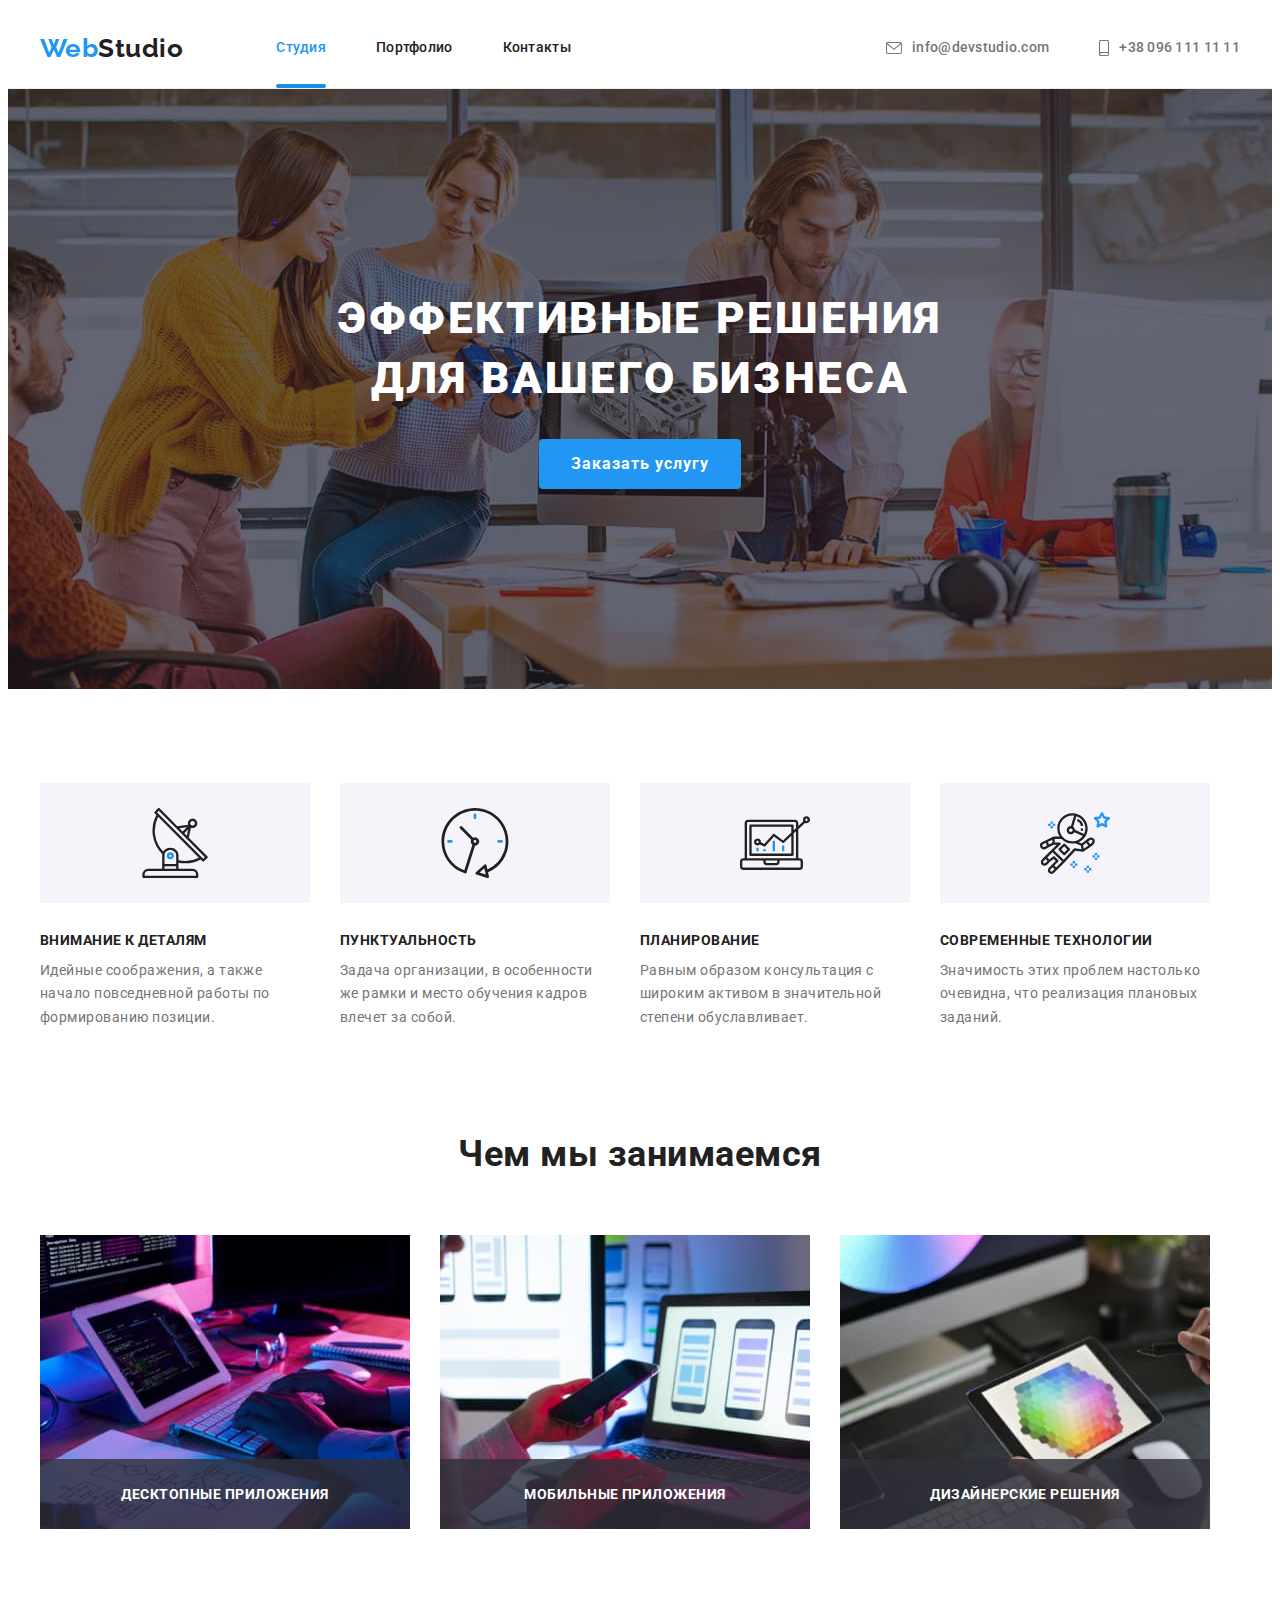
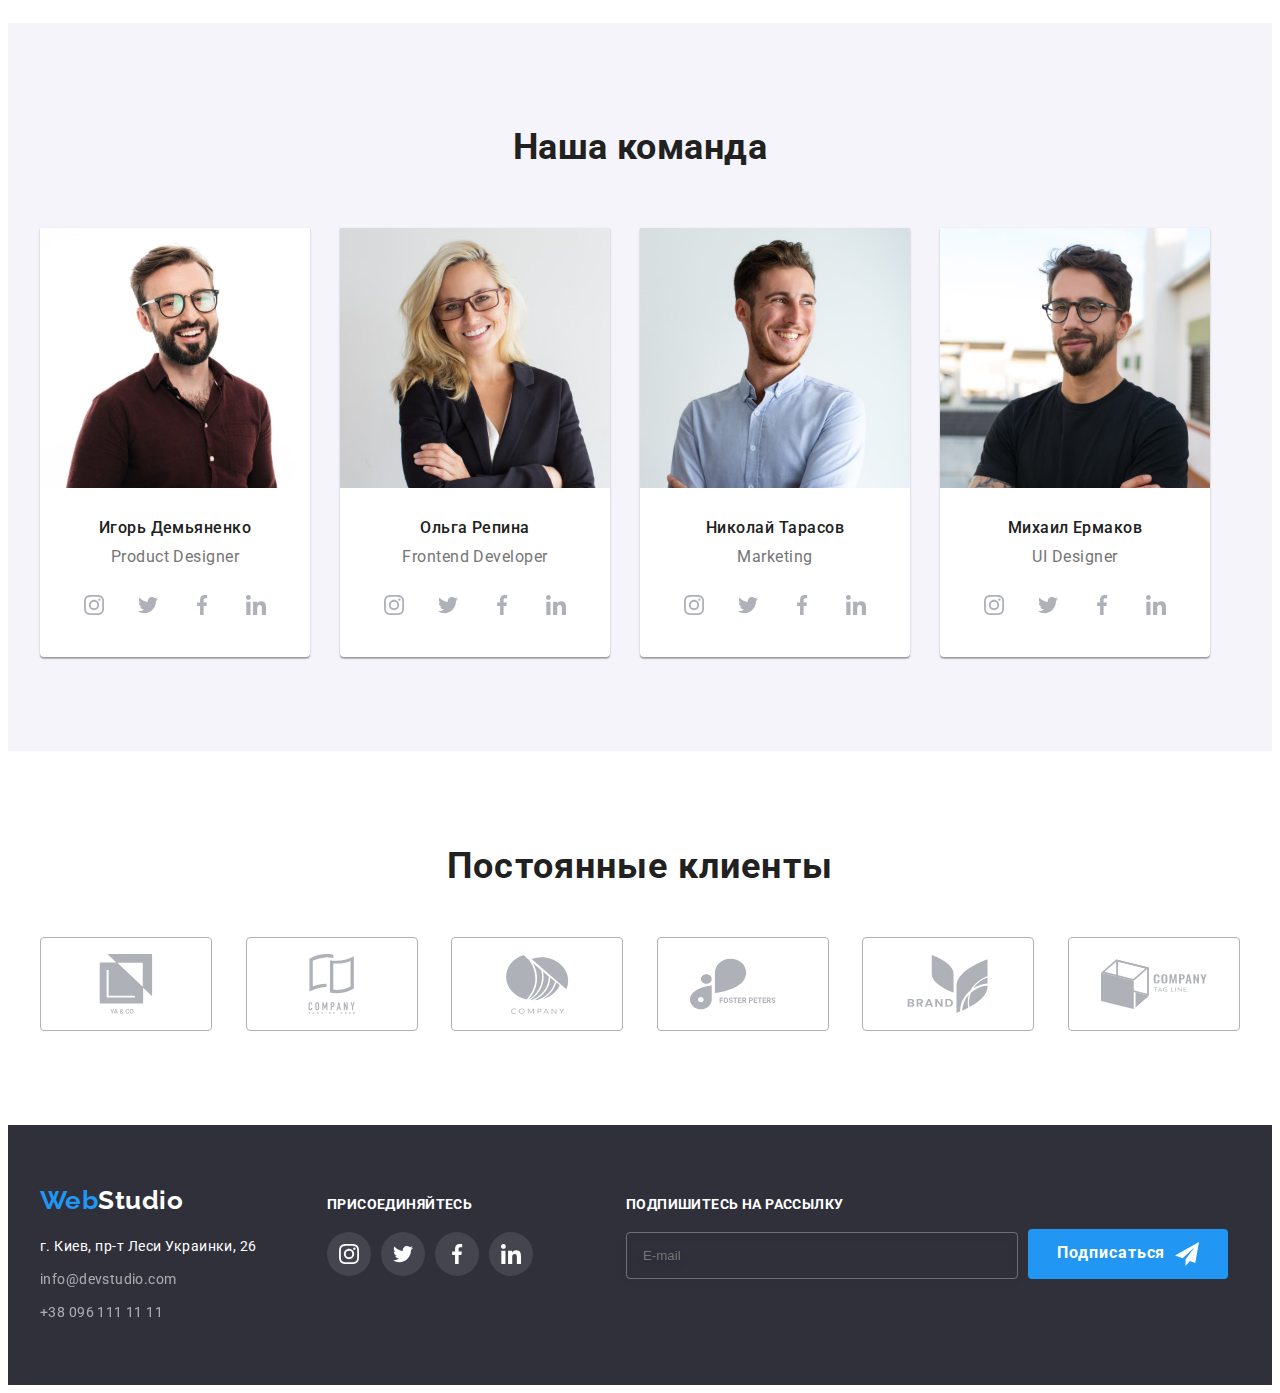
<file: index.html>
<!DOCTYPE html>
<html lang="ru">
  <head>
    <meta charset="UTF-8" />
    <meta http-equiv="X-UA-Compatible" content="IE=edge" />
    <meta name="viewport" content="width=device-width, initial-scale=1.0" />
    <title>Homework6</title>
    <link rel="preconnect" href="https://fonts.googleapis.com" />
    <link rel="preconnect" href="https://fonts.gstatic.com" crossorigin />
    <link
      href="https://fonts.googleapis.com/css2?family=Raleway:wght@700&family=Roboto:wght@400;500;700;900&display=swap"
      rel="stylesheet"
    />
    <link
      rel="stylesheet"
      href="https://cdnjs.cloudflare.com/ajax/libs/modern-normalize/1.1.0/modern-normalize.min.css"
      integrity="sha512-wpPYUAdjBVSE4KJnH1VR1HeZfpl1ub8YT/NKx4PuQ5NmX2tKuGu6U/JRp5y+Y8XG2tV+wKQpNHVUX03MfMFn9Q=="
      crossorigin="anonymous"
      referrerpolicy="no-referrer"
    />
    <link rel="stylesheet" href="./css/style.css" />
  </head>
  <body>
    <!--Шапка-->
    <header class="main-header">
      <div class="container main-nav">
        <nav class="main-nav-link">
          <a class="logo" href="./index.html"><span class="logo-web">Web</span>Studio</a>
          <ul class="header-list">
            <li class="list">
              <a class="header-link header-link-bottom index-bottom" href="./index.html">Студия</a>
            </li>
            <li class="list">
              <a class="header-link header-link-bottom" href="./portfolio.html">Портфолио</a>
            </li>
            <li class="list"><a class="header-link header-link-bottom" href="#">Контакты</a></li>
          </ul>
        </nav>
        <ul class="header-list-contact">
          <li class="list item-contact">
            <a class="header-link header-contact icon" href="mailto:info@devstudio.com">
              <svg width="16" height="12" class="header-icon">
                <use href="./img/icons.svg#icon-list"></use>
              </svg>
              info@devstudio.com</a
            >
          </li>
          <li class="list item-contact">
            <a class="header-link header-contact icon" href="tel:+380961111111">
              <svg width="10" height="16" class="header-icon">
                <use href="./img/icons.svg#icon-phone"></use>
              </svg>
              +38 096 111 11 11</a
            >
          </li>
        </ul>
      </div>
    </header>

    <main>
      <!--Окно призыва к действию-->
      <section class="hero">
        <div class="container">
          <h1 class="hero-title">Эффективные решения<br />для вашего бизнеса</h1>
          <button data-modal-open class="hero-btn" type="button">Заказать услугу</button>
        </div>
      </section>

      <!--Что мы предлагаем?-->
      <section class="section section-padding">
        <div class="container">
          <h2 class="visually-hidden">Что мы предлагаем?</h2>
          <ul class="offer-list">
            <li class="list">
              <div class="bg-icon-offer">
                <svg width="70" height="70">
                  <use href="./img/icons.svg#icon-antenna"></use>
                </svg>
              </div>
              <h3 class="offer-title">Внимание к деталям</h3>
              <p class="offer-text">
                Идейные соображения, а также начало повседневной работы по формированию позиции.
              </p>
            </li>
            <li class="list">
              <div class="bg-icon-offer">
                <svg width="70" height="70">
                  <use href="./img/icons.svg#icon-clock"></use>
                </svg>
              </div>
              <h3 class="offer-title">Пунктуальность</h3>
              <p class="offer-text">
                Задача организации, в особенности же рамки и место обучения кадров влечет за собой.
              </p>
            </li>
            <li class="list">
              <div class="bg-icon-offer">
                <svg width="70" height="70">
                  <use href="./img/icons.svg#icon-diagram"></use>
                </svg>
              </div>
              <h3 class="offer-title">Планирование</h3>
              <p class="offer-text">
                Равным образом консультация с широким активом в значительной степени обуславливает.
              </p>
            </li>
            <li class="list">
              <div class="bg-icon-offer">
                <svg width="70" height="70">
                  <use href="./img/icons.svg#icon-astronaut"></use>
                </svg>
              </div>
              <h3 class="offer-title">Современные технологии</h3>
              <p class="offer-text">
                Значимость этих проблем настолько очевидна, что реализация плановых заданий.
              </p>
            </li>
          </ul>
        </div>
      </section>
      <!--Чем мы занимаемся-->
      <section class="section">
        <div class="container">
          <h2 class="section-title title-suggestion">Чем мы занимаемся</h2>
          <ul class="suggest-list">
            <li class="list suggest-card">
              <img
                src="./img/index/img-1.jpg"
                alt="Работа на компьютере"
                width="370"
                height="294"
              />
              <div class="suggest-overlay">
                <p class="suggest-text-overlay">Десктопные приложения</p>
              </div>
            </li>
            <li class="list suggest-card">
              <img
                src="./img/index/img-2.jpg"
                alt="Работа на компьютере"
                width="370"
                height="294"
              />
              <div class="suggest-overlay">
                <p class="suggest-text-overlay">Мобильные приложения</p>
              </div>
            </li>
            <li class="list suggest-card">
              <img
                src="./img/index/img-3.jpg"
                alt="Работа на компьютере"
                width="370"
                height="294"
              />
              <div class="suggest-overlay">
                <p class="suggest-text-overlay">Дизайнерские решения</p>
              </div>
            </li>
          </ul>
        </div>
      </section>
      <!--Наша команда-->
      <section class="comand-section section">
        <div class="container">
          <h2 class="section-title main-comand-title">Наша команда</h2>
          <ul class="comand-list">
            <li class="list comand-border">
              <img
                src="./img/index/img-5.jpg"
                alt="Фото Игорь Демьяненко"
                width="270"
                height="260"
              />
              <div class="comand-text">
                <h3 class="comand-title">Игорь Демьяненко</h3>
                <p class="comand-desc">Product Designer</p>

                <div class="comand-icon">
                  <ul class="comand-list">
                    <li class="comand-icon-bg">
                      <a href="" class="comand-link">
                        <svg width="20" height="20" class="icon-link">
                          <use href="./img/icons.svg#icon-instagram"></use>
                        </svg>
                      </a>
                    </li>

                    <li class="comand-icon-bg">
                      <a href="" class="comand-link">
                        <svg width="20" height="20" class="icon-link">
                          <use href="./img/icons.svg#icon-twitter"></use>
                        </svg>
                      </a>
                    </li>

                    <li class="comand-icon-bg">
                      <a href="" class="comand-link">
                        <svg width="20" height="20" class="icon-link">
                          <use href="./img/icons.svg#icon-facebook"></use>
                        </svg>
                      </a>
                    </li>

                    <li class="comand-icon-bg">
                      <a href="" class="comand-link">
                        <svg width="20" height="20" class="icon-link">
                          <use href="./img/icons.svg#icon-linkedin"></use>
                        </svg>
                      </a>
                    </li>
                  </ul>
                </div>
              </div>
            </li>
            <li class="list comand-border">
              <img src="./img/index/img-6.jpg" alt="Фото Ольга Репина" width="270" height="260" />
              <div class="comand-text">
                <h3 class="comand-title">Ольга Репина</h3>
                <p class="comand-desc">Frontend Developer</p>

                <div class="comand-icon">
                  <ul class="comand-list">
                    <li class="comand-icon-bg">
                      <a href="" class="comand-link">
                        <svg width="20" height="20" class="icon-link">
                          <use href="./img/icons.svg#icon-instagram"></use>
                        </svg>
                      </a>
                    </li>

                    <li class="comand-icon-bg">
                      <a href="" class="comand-link">
                        <svg width="20" height="20" class="icon-link">
                          <use href="./img/icons.svg#icon-twitter"></use>
                        </svg>
                      </a>
                    </li>

                    <li class="comand-icon-bg">
                      <a href="" class="comand-link">
                        <svg width="20" height="20" class="icon-link">
                          <use href="./img/icons.svg#icon-facebook"></use>
                        </svg>
                      </a>
                    </li>

                    <li class="comand-icon-bg">
                      <a href="" class="comand-link">
                        <svg width="20" height="20" class="icon-link">
                          <use href="./img/icons.svg#icon-linkedin"></use>
                        </svg>
                      </a>
                    </li>
                  </ul>
                </div>
              </div>
            </li>
            <li class="list comand-border">
              <img
                src="./img/index/img-7.jpg"
                alt="Фото Николай Тарасов"
                width="270"
                height="260"
              />
              <div class="comand-text">
                <h3 class="comand-title">Николай Тарасов</h3>
                <p class="comand-desc">Marketing</p>

                <div class="comand-icon">
                  <ul class="comand-list">
                    <li class="comand-icon-bg">
                      <a href="" class="comand-link">
                        <svg width="20" height="20" class="icon-link">
                          <use href="./img/icons.svg#icon-instagram"></use>
                        </svg>
                      </a>
                    </li>

                    <li class="comand-icon-bg">
                      <a href="" class="comand-link">
                        <svg width="20" height="20" class="icon-link">
                          <use href="./img/icons.svg#icon-twitter"></use>
                        </svg>
                      </a>
                    </li>

                    <li class="comand-icon-bg">
                      <a href="" class="comand-link">
                        <svg width="20" height="20" class="icon-link">
                          <use href="./img/icons.svg#icon-facebook"></use>
                        </svg>
                      </a>
                    </li>

                    <li class="comand-icon-bg">
                      <a href="" class="comand-link">
                        <svg width="20" height="20" class="icon-link">
                          <use href="./img/icons.svg#icon-linkedin"></use>
                        </svg>
                      </a>
                    </li>
                  </ul>
                </div>
              </div>
            </li>
            <li class="list comand-border">
              <img src="./img/index/img-8.jpg" alt="Фото Михаил Ермаков" width="270" height="260" />
              <div class="comand-text">
                <h3 class="comand-title">Михаил Ермаков</h3>
                <p class="comand-desc">UI Designer</p>

                <div class="comand-icon">
                  <ul class="comand-list">
                    <li class="comand-icon-bg">
                      <a href="" class="comand-link">
                        <svg width="20" height="20" class="icon-link">
                          <use href="./img/icons.svg#icon-instagram"></use>
                        </svg>
                      </a>
                    </li>

                    <li class="comand-icon-bg">
                      <a href="" class="comand-link">
                        <svg width="20" height="20" class="icon-link">
                          <use href="./img/icons.svg#icon-twitter"></use>
                        </svg>
                      </a>
                    </li>

                    <li class="comand-icon-bg">
                      <a href="" class="comand-link">
                        <svg width="20" height="20" class="icon-link">
                          <use href="./img/icons.svg#icon-facebook"></use>
                        </svg>
                      </a>
                    </li>

                    <li class="comand-icon-bg">
                      <a href="" class="comand-link">
                        <svg width="20" height="20" class="icon-link">
                          <use href="./img/icons.svg#icon-linkedin"></use>
                        </svg>
                      </a>
                    </li>
                  </ul>
                </div>
              </div>
            </li>
          </ul>
        </div>
      </section>
      <!-- Постоянные клиенты -->
      <section class="section">
        <div class="container">
          <h2 class="clients-text">Постоянные клиенты</h2>
          <div class="section-clients">
            <ul class="clients-list-company">
              <li class="section-icon-clients">
                <a href="" class="clients-link">
                  <svg class="icon-clients" width="106" height="60">
                    <use href="./img/icons.svg#icon-group"></use>
                  </svg>
                </a>
              </li>

              <li class="section-icon-clients">
                <a href="" class="clients-link">
                  <svg class="icon-clients" width="106" height="60">
                    <use href="./img/icons.svg#icon-group2"></use>
                  </svg>
                </a>
              </li>

              <li class="section-icon-clients">
                <a href="" class="clients-link">
                  <svg class="icon-clients" width="106" height="60">
                    <use href="./img/icons.svg#icon-group3"></use>
                  </svg>
                </a>
              </li>

              <li class="section-icon-clients">
                <a href="" class="clients-link">
                  <svg class="icon-clients" width="106" height="60">
                    <use href="./img/icons.svg#icon-group4"></use>
                  </svg>
                </a>
              </li>

              <li class="section-icon-clients">
                <a href="" class="clients-link">
                  <svg class="icon-clients" width="106" height="60">
                    <use href="./img/icons.svg#icon-group5"></use>
                  </svg>
                </a>
              </li>

              <li class="section-icon-clients">
                <a href="" class="clients-link">
                  <svg class="icon-clients" width="106" height="60">
                    <use href="./img/icons.svg#icon-group6"></use>
                  </svg>
                </a>
              </li>
            </ul>
          </div>
        </div>
      </section>
    </main>

    <footer class="footer-content">
      <!--Подвал-->
      <div class="container footer-section">
        <div>
          <a class="logo logo-footer" href="./index.html"
            ><span class="logo-web">Web</span>Studio</a
          >
          <address>
            <a class="maps-link" href="https://goo.gl/maps/QTUrrY7Di1VDdfHk6"
              >г. Киев, пр-т Леси Украинки, 26</a
            >
          </address>
          <a class="header-link footer-link footer-link-padding" href="mailto:info@devstudio.com"
            >info@devstudio.com</a
          >
          <a class="header-link footer-link" href="tel:+380961111111">+38 096 111 11 11</a>
        </div>
        <div class="footer-svg">
          <p class="footer-link-text">присоединяйтесь</p>
          <div class="footer-icon">
            <ul class="footer-list">
              <li class="footer-icon-bg">
                <a href="" class="footer-link-svg">
                  <svg width="20" height="20" class="footer-icon-link">
                    <use href="./img/icons.svg#icon-instagram"></use>
                  </svg>
                </a>
              </li>

              <li class="footer-icon-bg">
                <a href="" class="footer-link-svg">
                  <svg width="20" height="20" class="footer-icon-link">
                    <use href="./img/icons.svg#icon-twitter"></use>
                  </svg>
                </a>
              </li>

              <li class="footer-icon-bg">
                <a href="" class="footer-link-svg">
                  <svg width="20" height="20" class="footer-icon-link">
                    <use href="./img/icons.svg#icon-facebook"></use>
                  </svg>
                </a>
              </li>

              <li class="footer-icon-bg">
                <a href="" class="footer-link-svg">
                  <svg width="20" height="20" class="footer-icon-link">
                    <use href="./img/icons.svg#icon-linkedin"></use>
                  </svg>
                </a>
              </li>
            </ul>
          </div>
        </div>
        <div class="conteiner-form-footer">
          <form class="footer-form">
            <label class="footer-label">
              <span class="footer-text">Подпишитесь на рассылку</span>
              <input type="email" name="email" class="footer-input" placeholder="E-mail" />
            </label>
          </form>
          <button class="footer-btn">
            Подписаться
            <svg width="24" height="24" class="icon-btn">
              <use href="./img/icons.svg#icon-send"></use>
            </svg>
          </button>
        </div>
      </div>
    </footer>

    <div class="backdrop is-hidden" data-modal>
      <div class="modal">
        <button type="button" data-modal-close class="button-close-modal">
          <svg width="11" height="11" class="svg-close-modal">
            <use href="./img/icons.svg#icon-close"></use>
          </svg>
        </button>
        <form class="form-modal">
          <h2 class="modal-title">Оставьте свои данные, мы вам перезвоним</h2>
          <label class="label-modal" for="name">Имя</label>
          <p class="form-field">
            <input id="name" class="input-modal" type="text" name="name" autofocus />
            <svg width="18" height="18" class="icon-modal">
              <use href="./img/icons.svg#person-modal"></use>
            </svg>
          </p>
          <label class="label-modal" for="phone">Телефон</label>
          <p class="form-field">
            <input id="phone" class="input-modal" type="text" name="name" autofocus />
            <svg width="18" height="18" class="icon-modal">
              <use href="./img/icons.svg#email-modal"></use>
            </svg>
          </p>
          <label class="label-modal" for="email">Почта</label>
          <p class="form-field">
            <input id="email" class="input-modal" type="text" name="name" autofocus />
            <svg width="18" height="18" class="icon-modal">
              <use href="./img/icons.svg#phone-modal"></use>
            </svg>
          </p>
          <label class="label-modal" for="comment">Комментарий</label>
          <textarea
            id="comment"
            class="input-modal textarea-modal"
            name="feedback"
            rows="5"
            placeholder="Введите текст"
          ></textarea>
          <p class="check-box">
            <label class="label-modal label-check" for="done">
              <input class="check visually-hidden" id="done" type="checkbox" name="done" />
              <svg class="check-on" width="16" height="15">
                <use href="./img/icons.svg#check2"></use>
              </svg>
              <svg class="check-off" width="16" height="15">
                <use href="./img/icons.svg#check1"></use>
              </svg>
              <span class="check-text"
                >Соглашаюсь с рассылкой и принимаю
                <a class="link-modal" href="">Условия договора</a></span
              >
            </label>
          </p>
          <button class="modal-btn" type="submit">Отправить</button>
        </form>
      </div>
    </div>
    <script src="./js/modal.js"></script>
  </body>
</html>
</file>
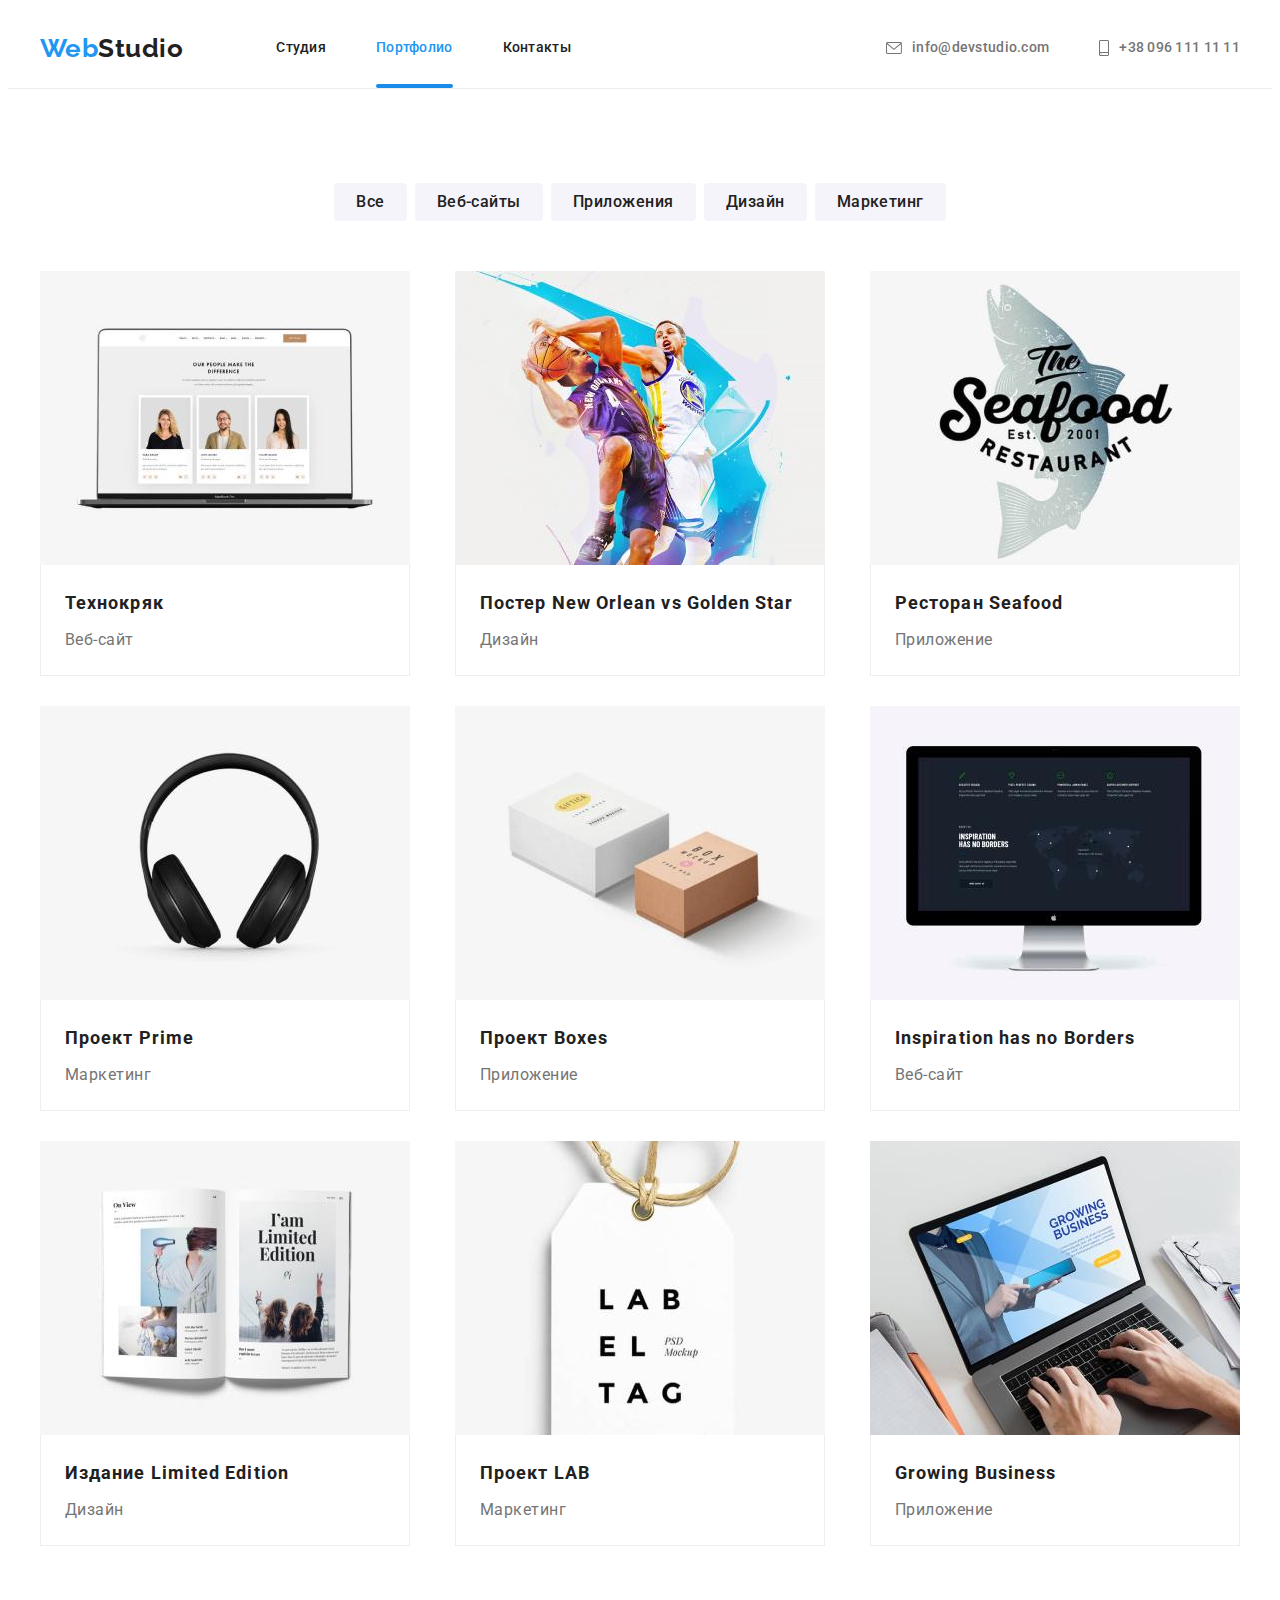
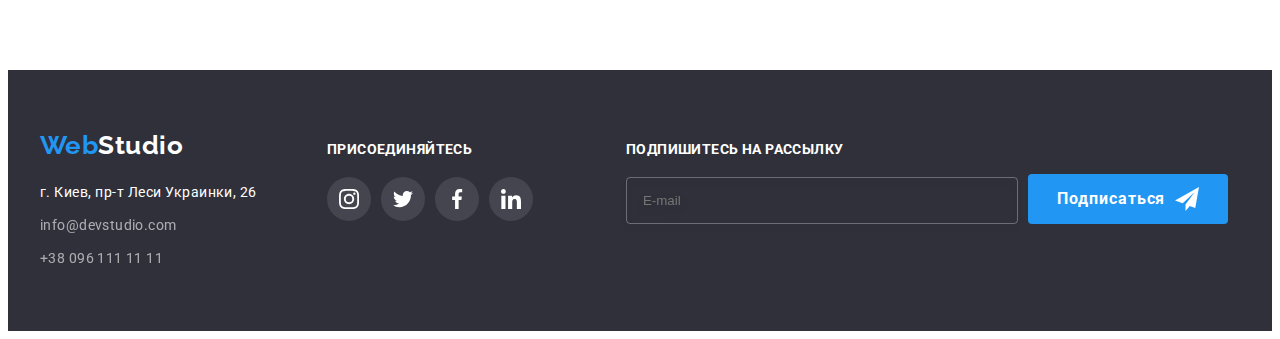
<file: portfolio.html>
<!DOCTYPE html>
<html lang="en">
  <head>
    <meta charset="UTF-8" />
    <meta http-equiv="X-UA-Compatible" content="IE=edge" />
    <meta name="viewport" content="width=device-width, initial-scale=1.0" />
    <title>Portfolio</title>
    <link rel="preconnect" href="https://fonts.googleapis.com" />
    <link rel="preconnect" href="https://fonts.gstatic.com" crossorigin />
    <link
      href="https://fonts.googleapis.com/css2?family=Raleway:wght@700&family=Roboto:wght@400;500;700;900&display=swap"
      rel="stylesheet"
    />
    <link
      rel="stylesheet"
      href="https://cdnjs.cloudflare.com/ajax/libs/modern-normalize/1.1.0/modern-normalize.min.css"
      integrity="sha512-wpPYUAdjBVSE4KJnH1VR1HeZfpl1ub8YT/NKx4PuQ5NmX2tKuGu6U/JRp5y+Y8XG2tV+wKQpNHVUX03MfMFn9Q=="
      crossorigin="anonymous"
      referrerpolicy="no-referrer"
    />
    <link rel="stylesheet" href="./css/style.css" />
  </head>
  <body>
    <!--Шапка-->
    <header class="main-header">
      <div class="container main-nav">
        <nav class="main-nav-link">
          <a class="logo" href="./index.html"><span class="logo-web">Web</span>Studio</a>
          <ul class="header-list">
            <li class="list">
              <a class="header-link header-link-bottom" href="./index.html">Студия</a>
            </li>
            <li class="list">
              <a class="header-link header-link-bottom portfolio-bottom" href="./portfolio.html"
                >Портфолио</a
              >
            </li>
            <li class="list"><a class="header-link header-link-bottom" href="#">Контакты</a></li>
          </ul>
        </nav>
        <ul class="header-list-contact">
          <li class="list item-contact">
            <a class="header-link header-contact icon" href="mailto:info@devstudio.com">
              <svg width="16" height="12" class="header-icon">
                <use href="./img/icons.svg#icon-list"></use>
              </svg>
              info@devstudio.com</a
            >
          </li>
          <li class="list item-contact">
            <a class="header-link header-contact icon" href="tel:+380961111111">
              <svg width="10" height="16" class="header-icon">
                <use href="./img/icons.svg#icon-phone"></use>
              </svg>
              +38 096 111 11 11</a
            >
          </li>
        </ul>
      </div>
    </header>
    <main>
      <!--Портфолио-->
      <section class="section">
        <div class="container">
          <h1 hidden>Портфолио</h1>
          <ul class="portfolio-list">
            <li class="list portfolio-item">
              <button class="portfolio-btn" type="button">Все</button>
            </li>
            <li class="list portfolio-item">
              <button class="portfolio-btn" type="button">Веб-сайты</button>
            </li>
            <li class="list portfolio-item">
              <button class="portfolio-btn" type="button">Приложения</button>
            </li>
            <li class="list portfolio-item">
              <button class="portfolio-btn" type="button">Дизайн</button>
            </li>
            <li class="list portfolio-item">
              <button class="portfolio-btn" type="button">Маркетинг</button>
            </li>
          </ul>
          <ul class="portfolio-type">
            <li class="list cards-overlay">
              <a href="" class="portfolio-link-hover">
                <div class="portfolio-cards">
                  <img src="./img/portfolio/1.jpg" alt="" />
                  <div class="porfolio-cards-overlay">
                    <p class="portfolio-overlay-text">
                      Ресурс предлагает комплексные предложения с разным уровнем функционала и
                      сервисов. Все это позволит посетителю получить исчерпывающие сведения о
                      компании или частном лице.
                    </p>
                  </div>
                </div>
                <div class="portfolio-border">
                  <h2 class="portfolio-title">Технокряк</h2>
                  <p class="portfolio-text">Веб-сайт</p>
                </div>
              </a>
            </li>
            <li class="list cards-overlay">
              <a href="" class="portfolio-link-hover">
                <div class="portfolio-cards">
                  <img src="./img/portfolio/2.jpg" alt="" />
                  <div class="porfolio-cards-overlay">
                    <p class="portfolio-overlay-text">
                      Ресурс предлагает комплексные предложения с разным уровнем функционала и
                      сервисов. Все это позволит посетителю получить исчерпывающие сведения о
                      компании или частном лице.
                    </p>
                  </div>
                </div>
                <div class="portfolio-border">
                  <h2 class="portfolio-title">Постер New Orlean vs Golden Star</h2>
                  <p class="portfolio-text">Дизайн</p>
                </div>
              </a>
            </li>
            <li class="list cards-overlay">
              <a href="" class="portfolio-link-hover">
                <div class="portfolio-cards">
                  <img src="./img/portfolio/3.jpg" alt="" />
                  <div class="porfolio-cards-overlay">
                    <p class="portfolio-overlay-text">
                      Ресурс предлагает комплексные предложения с разным уровнем функционала и
                      сервисов. Все это позволит посетителю получить исчерпывающие сведения о
                      компании или частном лице.
                    </p>
                  </div>
                </div>
                <div class="portfolio-border">
                  <h2 class="portfolio-title">Ресторан Seafood</h2>
                  <p class="portfolio-text">Приложение</p>
                </div>
              </a>
            </li>
            <li class="list cards-overlay">
              <a href="" class="portfolio-link-hover">
                <div class="portfolio-cards">
                  <img src="./img/portfolio/4.jpg" alt="" />
                  <div class="porfolio-cards-overlay">
                    <p class="portfolio-overlay-text">
                      Ресурс предлагает комплексные предложения с разным уровнем функционала и
                      сервисов. Все это позволит посетителю получить исчерпывающие сведения о
                      компании или частном лице.
                    </p>
                  </div>
                </div>
                <div class="portfolio-border">
                  <h2 class="portfolio-title">Проект Prime</h2>
                  <p class="portfolio-text">Маркетинг</p>
                </div>
              </a>
            </li>
            <li class="list cards-overlay">
              <a href="" class="portfolio-link-hover">
                <div class="portfolio-cards">
                  <img src="./img/portfolio/5.jpg" alt="" />
                  <div class="porfolio-cards-overlay">
                    <p class="portfolio-overlay-text">
                      Ресурс предлагает комплексные предложения с разным уровнем функционала и
                      сервисов. Все это позволит посетителю получить исчерпывающие сведения о
                      компании или частном лице.
                    </p>
                  </div>
                </div>
                <div class="portfolio-border">
                  <h2 class="portfolio-title">Проект Boxes</h2>
                  <p class="portfolio-text">Приложение</p>
                </div>
              </a>
            </li>
            <li class="list cards-overlay">
              <a href="" class="portfolio-link-hover">
                <div class="portfolio-cards">
                  <img src="./img/portfolio/6.jpg" alt="" />
                  <div class="porfolio-cards-overlay">
                    <p class="portfolio-overlay-text">
                      Ресурс предлагает комплексные предложения с разным уровнем функционала и
                      сервисов. Все это позволит посетителю получить исчерпывающие сведения о
                      компании или частном лице.
                    </p>
                  </div>
                </div>
                <div class="portfolio-border">
                  <h2 class="portfolio-title">Inspiration has no Borders</h2>
                  <p class="portfolio-text">Веб-сайт</p>
                </div>
              </a>
            </li>
            <li class="list cards-overlay">
              <a href="" class="portfolio-link-hover">
                <div class="portfolio-cards">
                  <img src="./img/portfolio/7.jpg" alt="" />
                  <div class="porfolio-cards-overlay">
                    <p class="portfolio-overlay-text">
                      Ресурс предлагает комплексные предложения с разным уровнем функционала и
                      сервисов. Все это позволит посетителю получить исчерпывающие сведения о
                      компании или частном лице.
                    </p>
                  </div>
                </div>
                <div class="portfolio-border">
                  <h2 class="portfolio-title">Издание Limited Edition</h2>
                  <p class="portfolio-text">Дизайн</p>
                </div>
              </a>
            </li>
            <li class="list cards-overlay">
              <a href="" class="portfolio-link-hover">
                <div class="portfolio-cards">
                  <img src="./img/portfolio/8.jpg" alt="" />
                  <div class="porfolio-cards-overlay">
                    <p class="portfolio-overlay-text">
                      Ресурс предлагает комплексные предложения с разным уровнем функционала и
                      сервисов. Все это позволит посетителю получить исчерпывающие сведения о
                      компании или частном лице.
                    </p>
                  </div>
                </div>
                <div class="portfolio-border">
                  <h2 class="portfolio-title">Проект LAB</h2>
                  <p class="portfolio-text">Маркетинг</p>
                </div>
              </a>
            </li>
            <li class="list cards-overlay">
              <a href="" class="portfolio-link-hover">
                <div class="portfolio-cards">
                  <img src="./img/portfolio/9.jpg" alt="" />
                  <div class="porfolio-cards-overlay">
                    <p class="portfolio-overlay-text">
                      Ресурс предлагает комплексные предложения с разным уровнем функционала и
                      сервисов. Все это позволит посетителю получить исчерпывающие сведения о
                      компании или частном лице.
                    </p>
                  </div>
                </div>
                <div class="portfolio-border">
                  <h2 class="portfolio-title">Growing Business</h2>
                  <p class="portfolio-text">Приложение</p>
                </div>
              </a>
            </li>
          </ul>
        </div>
      </section>
    </main>
    <footer class="footer-content">
      <!--Подвал-->
      <div class="container footer-section">
        <div>
          <a class="logo logo-footer" href="./index.html"
            ><span class="logo-web">Web</span>Studio</a
          >
          <address>
            <a class="maps-link" href="https://goo.gl/maps/QTUrrY7Di1VDdfHk6"
              >г. Киев, пр-т Леси Украинки, 26</a
            >
          </address>
          <a class="header-link footer-link footer-link-padding" href="mailto:info@devstudio.com"
            >info@devstudio.com</a
          >
          <a class="header-link footer-link" href="tel:+380961111111">+38 096 111 11 11</a>
        </div>
        <div class="footer-svg">
          <p class="footer-link-text">присоединяйтесь</p>
          <div class="footer-icon">
            <ul class="footer-list">
              <li class="footer-icon-bg">
                <a href="" class="footer-link-svg">
                  <svg width="20" height="20" class="footer-icon-link">
                    <use href="./img/icons.svg#icon-instagram"></use>
                  </svg>
                </a>
              </li>

              <li class="footer-icon-bg">
                <a href="" class="footer-link-svg">
                  <svg width="20" height="20" class="footer-icon-link">
                    <use href="./img/icons.svg#icon-twitter"></use>
                  </svg>
                </a>
              </li>

              <li class="footer-icon-bg">
                <a href="" class="footer-link-svg">
                  <svg width="20" height="20" class="footer-icon-link">
                    <use href="./img/icons.svg#icon-facebook"></use>
                  </svg>
                </a>
              </li>

              <li class="footer-icon-bg">
                <a href="" class="footer-link-svg">
                  <svg width="20" height="20" class="footer-icon-link">
                    <use href="./img/icons.svg#icon-linkedin"></use>
                  </svg>
                </a>
              </li>
            </ul>
          </div>
        </div>
        <div class="conteiner-form-footer">
          <form class="footer-form">
            <label class="footer-label">
              <span class="footer-text">Подпишитесь на рассылку</span>
              <input type="email" name="email" class="footer-input" placeholder="E-mail" />
            </label>
          </form>
          <button class="footer-btn">
            Подписаться
            <svg width="24" height="24" class="icon-btn">
              <use href="./img/icons.svg#icon-send"></use>
            </svg>
          </button>
        </div>
      </div>
    </footer>
  </body>
</html>
</file>
<file: css/style.css>
:root {
  --main-color: #212121;
  --secondary-color: #757575;
  --accent-color: #2196f3;
  --white-color: #ffffff;
  --secondary-bg-color: #f5f4fa;
  --bg-footer: #2f303a;
  --btn-hero-hover: #188ce8;
  --cubic: cubic-bezier(0.4, 0, 0.2, 1);
}

body {
  background-color: var(--white-color);
  font-family: 'Roboto', sans-serif;
  color: var(--main-color);
  font-weight: 700;
  letter-spacing: 0.03em;
}

.container {
  width: 1200px;
  padding-left: 15px;
  padding-right: 15px;
  margin: 0 auto;
}

h1,
h2,
h3,
h4,
h5,
h6,
p {
  margin: 0;
}

img {
  display: block;
}

.list {
  list-style: none;
}

.visually-hidden {
  position: absolute;
  width: 1px;
  height: 1px;
  margin: -1px;
  border: 0;
  padding: 0;

  white-space: nowrap;
  clip-path: inset(100%);
  clip: rect(0 0 0 0);
  overflow: hidden;
}

.section {
  padding-top: 94px;
  padding-bottom: 94px;
}

.section-padding {
  padding-bottom: 0;
}

.main-header {
  border-bottom: 1px solid #ececec;
}

.main-nav {
  display: flex;
  align-items: center;
}

.main-nav-link {
  display: flex;
  align-items: center;
}

.logo {
  font-family: 'Raleway', sans-serif;
  font-weight: 700;
  font-size: 26px;
  line-height: 1.19;
  text-decoration: none;
  color: var(--main-color);

  margin-right: auto;
}

.logo .logo-web {
  color: var(--accent-color);
}

.header-list,
.header-list-contact {
  display: flex;
}

.header-list {
  margin: 0;
  margin-left: 93px;
  padding: 0;
}

.header-list-contact {
  margin: 0;
  margin-left: auto;
  padding: 0;
}

.header-list .list + .list,
.header-list-contact .item-contact + .item-contact {
  margin-left: 50px;
}

.header-link {
  display: block;

  color: var(--main-color);
  font-weight: 500;
  font-size: 14px;
  line-height: 1.14;
  letter-spacing: 0.02em;
  text-decoration: none;

  padding-top: 32px;
  padding-bottom: 32px;
  transition: color 250ms var(--cubic);
}
.header-link-bottom {
  position: relative;
}

.header-link-bottom::after {
  position: absolute;
  content: '';
  bottom: 0;
  display: block;
  background-color: #188ce8;
  width: 100%;
  height: 4px;
  border-radius: 2px;
  transform: scaleX(0);
  transition: transform 250ms var(--cubic);
}

.header-link-bottom:hover::after,
.header-link-bottom:focus::after {
  transform: scaleX(1);
}

.index-bottom,
.portfolio-bottom {
  color: var(--accent-color);
}

.index-bottom::after,
.portfolio-bottom::after {
  position: absolute;
  content: '';
  bottom: 0;
  display: block;
  background-color: #188ce8;
  width: 100%;
  height: 4px;
  border-radius: 2px;
  transform: scaleX(1);
}

.header-contact {
  color: var(--secondary-color);
}

.header-link:hover,
.header-link:focus {
  color: var(--accent-color);
}

/* SVG ICONS HEADER */

.icon {
  display: inline-flex;
  align-items: center;
}

.header-icon {
  fill: #757575;
  margin-right: 10px;
  transition: fill 250ms var(--cubic);
}

.header-link:hover .header-icon,
.header-link:focus .header-icon {
  fill: var(--accent-color);
}

/*  SECTION HERO */
.hero {
  max-width: 1600px;
  margin: 0 auto;
  background-image: linear-gradient(to right, rgba(47, 48, 58, 0.4), rgba(47, 48, 58, 0.4)),
    url(../img/index/bg.jpg);
  background-size: cover;
  background-position: center;
  background-repeat: no-repeat;

  text-align: center;

  padding-top: 200px;
  padding-bottom: 200px;
}

.hero-title {
  color: var(--white-color);
  font-weight: 900;
  font-size: 44px;
  line-height: 1.36;
  letter-spacing: 0.06em;
  text-transform: uppercase;
  text-align: center;
}

.hero-btn {
  background-color: var(--accent-color);
  color: var(--white-color);
  font-family: 'Roboto', sans-serif;
  font-size: 16px;
  line-height: 1.88;
  font-weight: 700;
  letter-spacing: 0.06em;

  padding: 10px 32px;
  margin-top: 30px;
  border: 0;
  border-radius: 4px;

  transition: background-color 250ms var(--cubic);
}

.hero-btn:hover,
.hero-btn:focus {
  background-color: var(--btn-hero-hover);
}

/* SECTION OFFER */

.offer-list {
  display: flex;
  margin: 0;
  padding: 0;
}

.offer-list .list {
  width: 270px;
}
.offer-list .list + .list {
  margin-left: 30px;
}
.offer-title {
  font-size: 14px;
  line-height: 1.14;
  text-transform: uppercase;

  margin-bottom: 10px;
}

.offer-text {
  color: var(--secondary-color);
  font-weight: 400;
  font-size: 14px;
  line-height: 1.7;
}

.title-suggestion {
  margin-bottom: 50px;
}

.suggest-list {
  display: flex;
  margin: 0;
  padding: 0;
}

.suggest-list .list + .list {
  margin-left: 30px;
}

.suggest-card {
  position: relative;
}

.suggest-overlay {
  display: flex;
  align-items: center;
  justify-content: center;

  position: absolute;
  bottom: 0;

  width: 370px;
  height: 70px;

  background-color: rgba(47, 48, 58, 0.8);
}

.suggest-text-overlay {
  font-size: 14px;
  line-height: calc(16 / 14);
  text-transform: uppercase;
  color: var(--white-color);
}

/* SVG ICONS SECTION OFFER*/

.bg-icon-offer {
  display: inline-flex;
  background-color: var(--secondary-bg-color);
  width: 270px;
  height: 120px;
  margin-bottom: 30px;
  align-items: center;
  justify-content: center;
}

/* SECTION COMAND */

.comand-section {
  background-color: var(--secondary-bg-color);
}

.main-comand-title {
  margin-bottom: 50px;
}

.comand-list {
  display: flex;
  margin: 0;
  padding: 0;
  text-align: center;
}

.comand-list .list + .list {
  margin-left: 30px;
}

.section-title {
  font-size: 36px;
  line-height: 1.7;
  text-align: center;
}

.comand-title {
  font-weight: 500;
  font-size: 16px;
  line-height: 1.19;

  margin-bottom: 10px;
}

.comand-text {
  padding-top: 30px;
  padding-bottom: 30px;
  padding-left: 32px;
  padding-right: 32px;
}

.comand-border {
  background-color: var(--white-color);

  box-shadow: 0px 1px 3px rgba(0, 0, 0, 0.12), 0px 1px 1px rgba(0, 0, 0, 0.14),
    0px 2px 1px rgba(0, 0, 0, 0.2);
  border-radius: 0px 0px 4px 4px;
}

.comand-desc {
  color: var(--secondary-color);
  font-weight: 400;
  font-size: 16px;
  line-height: 1.19;
}

/* COMAND ICON */

.comand-icon {
  display: flex;
  justify-content: center;
  margin-top: 16px;
}

.comand-list {
  list-style: none;

  padding: 0;
  margin: 0;
}

.comand-link {
  display: inline-flex;
  align-items: center;
  justify-content: center;
  list-style: none;
  margin: 0;
  padding: 0;

  color: var(--white-color);
  width: 44px;
  height: 44px;
  border-radius: 50%;
  transition: background-color 250ms var(--cubic), fill 250ms var(--cubic);
}

.comand-link:hover,
.comand-link:focus {
  background-color: var(--accent-color);
  cursor: pointer;
}

.comand-link:hover .icon-link,
.comand-link:focus .icon-link {
  fill: var(--white-color);
}

.comand-icon-bg + .comand-icon-bg {
  margin-left: 10px;
}

.icon-link {
  fill: #afb1b8;
}

/* SECTION CLIENTS  */

.clients-list-company {
  display: flex;
  align-items: center;
  justify-content: space-between;
  padding: 0;
  margin: 0;
}

.section-icon-clients {
  list-style: none;
}

.clients-link {
  display: inline-flex;
  justify-content: center;
  align-items: center;
  width: 170px;
  height: 92px;
  margin: 0;
  border: 1px solid #afb1b8;
  border-radius: 4px;
  color: #afb1b8;

  transition: border 250ms var(--cubic), color 250ms var(--cubic);
}

.clients-link:hover,
.clients-link:focus {
  border-color: var(--accent-color);
  cursor: pointer;
  color: var(--accent-color);
}

.clients-link .icon-clients {
  fill: currentColor;
}

.clients-text {
  font-size: 36px;
  line-height: calc(42 / 36);
  text-align: center;
  letter-spacing: 0.03em;

  margin-bottom: 50px;
}

/* FOOTER STYLES */

.footer-content {
  background-color: var(--bg-footer);
}

.logo-footer {
  color: var(--white-color);
}

.maps-link {
  color: var(--white-color);
  font-family: 'Roboto', sans-serif;
  font-style: normal;
  font-weight: 400;
  font-size: 14px;
  line-height: 1.7;
  text-decoration: none;

  transition: color 250ms var(--cubic);
}

.maps-link:hover {
  color: var(--accent-color);
}

address {
  margin-top: 20px;
  margin-bottom: 9px;
}

.footer-link {
  color: var(--white-color);
  opacity: 0.6;
  font-weight: 400;
  line-height: 1.71;
  letter-spacing: 0.03em;

  padding: 0;
}

.footer-content {
  padding-top: 60px;
  padding-bottom: 60px;
}

.footer-link-padding {
  margin-bottom: 9px;
}

.footer-link-text {
  color: var(--white-color);
  font-size: 14px;
  line-height: calc(16 / 14);
  letter-spacing: 0.03em;
  text-transform: uppercase;
}

.footer-svg {
  margin-left: 70px;
}

.footer-link-text {
  margin-bottom: 20px;
}

.footer-section {
  display: flex;
  align-items: baseline;
}

/* FOOTER SVG */

.footer-list {
  display: inline-flex;

  list-style: none;

  padding: 0;
  margin: 0;
}

.footer-link-svg {
  display: inline-flex;
  align-items: center;
  justify-content: center;
  list-style: none;

  color: var(--white-color);
  background-color: rgba(255, 255, 255, 0.1);
  width: 44px;
  height: 44px;
  border-radius: 50%;

  transition: background-color 250ms var(--cubic);
}

.footer-link-svg:hover,
.footer-link-svg:focus {
  background-color: var(--accent-color);
  cursor: pointer;
}

.footer-link-svg:hover .footer-icon-link,
.footer-link-svg:focus .footer-icon-link {
  fill: var(--white-color);
}

.footer-icon-bg + .footer-icon-bg {
  margin-left: 10px;
}

.footer-icon-link {
  fill: var(--white-color);
}

/* FOOTER FORM */

.footer-form {
  margin-left: 93px;
  margin-right: 10px;
}

.footer-label {
  display: flex;
  flex-direction: column;
}
.footer-text {
  color: var(--white-color);
  font-size: 14px;
  line-height: calc(16 / 14);
  letter-spacing: 0.03em;
  text-transform: uppercase;
  margin-bottom: 20px;
}

.footer-input {
  background-color: transparent;
  width: 358px;

  border: 1px solid rgba(255, 255, 255, 0.3);
  filter: drop-shadow(0px 4px 4px rgba(0, 0, 0, 0.15));
  border-radius: 4px;
  padding: 15px 16px;

  color: #fff;
}
.footer-btn {
  display: flex;
  align-items: center;

  background-color: var(--accent-color);
  color: var(--white-color);
  font-family: 'Roboto', sans-serif;
  font-size: 16px;
  line-height: 1.88;
  font-weight: 700;
  letter-spacing: 0.06em;

  padding-left: 29px;
  padding-right: 29px;
  height: 50px;
  border: 0;
  border-radius: 4px;

  transition: background-color 250ms var(--cubic);
}

.footer-btn:hover,
.footer-btn:focus {
  background-color: var(--btn-hero-hover);
}

.icon-btn {
  margin-left: 10px;
}

.conteiner-form-footer {
  display: flex;
  align-items: flex-end;
}

/* PORTFOLIO CSS */

.portfolio-list {
  display: flex;
  justify-content: center;
  margin: 0;
  padding: 0;
  margin-bottom: 50px;
}

.portfolio-list .list + .list {
  margin-left: 8px;
}

.portfolio-btn {
  background-color: var(--secondary-bg-color);
  color: var(--main-color);
  font-family: 'Roboto', sans-serif;
  font-weight: 500;
  font-size: 16px;
  line-height: 1.63;
  letter-spacing: 0.03em;

  padding: 6px 22px;

  border: 0;
  border-radius: 4px;
  transition: background-color 250ms var(--cubic), color 250ms var(--cubic);
}

.portfolio-btn:hover,
.portfolio-btn:focus {
  background-color: var(--accent-color);
  color: var(--white-color);
}

.portfolio-title {
  color: var(--main-color);
  font-size: 18px;
  line-height: 2;
  letter-spacing: 0.06em;

  margin-bottom: 4px;
}

.portfolio-text {
  color: var(--secondary-color);
  font-weight: 400;
  font-size: 16px;
  line-height: 1.88;
}
.portfolio-link-hover {
  text-decoration: none;
}

.portfolio-type {
  display: flex;
  flex-wrap: wrap;

  margin: 0;
  padding: 0;
}

.portfolio-type .list {
  margin-bottom: 30px;
}

.portfolio-type {
  display: flex;
  justify-content: space-between;
}

/* PORTFOLIO BORDER CARDS */

.portfolio-border {
  border-left: 1px solid #eeeeee;
  border-right: 1px solid #eeeeee;
  border-bottom: 1px solid #eeeeee;
  padding-bottom: 20px;
  padding-left: 24px;
  padding-top: 20px;
}

.portfolio-type .cards-overlay:hover,
.portfolio-type .cards-overlay:focus {
  box-shadow: 0px 1px 1px rgba(0, 0, 0, 0.12), 0px 4px 4px rgba(0, 0, 0, 0.06),
    1px 4px 6px rgba(0, 0, 0, 0.16);
  transition: box-shadow 250ms var(--cubic);
}

/* POSITION CARDS PORTFOLIO */

.portfolio-cards {
  position: relative;
  overflow: hidden;
}

.porfolio-cards-overlay {
  display: block;
  position: absolute;
  bottom: 0;
  left: 0;

  width: 100%;
  height: 100%;

  background-color: rgba(33, 150, 243, 0.9);

  transform: translateY(100%);
  transition: transform 250ms var(--cubic);
}

.portfolio-overlay-text {
  font-weight: 400;
  font-size: 18px;
  line-height: calc(28 / 18);
  color: var(--white-color);
  padding: 63px 24px;
}

.cards-overlay .portfolio-link-hover:hover .porfolio-cards-overlay,
.cards-overlay .portfolio-link-hover:focus .porfolio-cards-overlay {
  transform: translateY(0);
}

/* MODAL */
.backdrop {
  position: fixed;
  background-color: rgba(0, 0, 0, 0.2);
  width: 100%;
  height: 100%;
  top: 0;
  left: 0;
  opacity: 1;
  transition: opacity 250ms var(--cubic);
}

.backdrop.is-hidden {
  opacity: 0;
  pointer-events: none;
}
.backdrop.is-hidden .modal {
  transform: translate(-50%, -50%) scale(0.9);
}

.modal {
  position: absolute;
  top: 50%;
  left: 50%;

  min-width: 528px;
  min-height: 581px;
  background-color: var(--white-color);
  box-shadow: 0px 1px 3px rgba(0, 0, 0, 0.12), 0px 1px 1px rgba(0, 0, 0, 0.14),
    0px 2px 1px rgba(0, 0, 0, 0.2);
  border-radius: 4px;

  transform: translate(-50%, -50%) scale(1);
  transition: transform 250ms var(--cubic);
}

.button-close-modal {
  position: absolute;
  top: 8px;
  right: 8px;
  padding: 0;
  width: 30px;
  height: 30px;
  border-radius: 50%;
  border: 1px solid rgba(0, 0, 0, 0.1);
  background-color: var(--white-color);
}

.svg-close-modal {
  fill: #000;
  transition: fill 250ms var(--cubic);
}

.button-close-modal:hover .svg-close-modal,
.button-close-modal:focus .svg-close-modal {
  fill: var(--accent-color);
}

/* FORM MODAL */

.form-modal {
  display: flex;
  flex-direction: column;

  padding: 40px 40px;
}

.form-field {
  display: inline-block;
  position: relative;
}

.modal-title {
  color: var(--main-color);
  font-size: 20px;
  line-height: calc(23 / 20);
  text-align: center;
  letter-spacing: 0.03em;
  margin-bottom: 12px;
}

.input-modal {
  width: 100%;
  height: 40px;

  border: 1px solid rgba(33, 33, 33, 0.2);
  border-radius: 4px;
  padding-left: 42px;
}

.label-modal {
  color: var(--secondary-color);
  font-weight: 400;
  font-size: 12px;
  line-height: calc(14 / 12);
  letter-spacing: 0.01em;

  margin-bottom: 4px;
}

.label-modal ~ .label-modal {
  margin-top: 10px;
}

.textarea-modal {
  height: 120px;
  resize: none;
  margin-bottom: 20px;
  padding: 12px 16px;
}

.link-modal {
  color: var(--accent-color);
}

.icon-modal {
  position: absolute;
  left: 12px;
  bottom: 50%;
  transform: translateY(50%);
  fill: var(--main-color);
  transition: fill 250ms var(--cubic);
}

.input-modal:focus {
  border-color: var(--accent-color);
}

.input-modal:focus + .icon-modal {
  fill: var(--accent-color);
}

.modal-btn {
  display: block;
  margin: 0 auto;

  background-color: var(--accent-color);
  color: var(--white-color);
  font-family: 'Roboto', sans-serif;
  font-size: 16px;
  line-height: 1.88;
  font-weight: 700;
  letter-spacing: 0.06em;

  padding: 10px 55px;
  margin-top: 30px;

  border: 0;
  box-shadow: 0px 4px 4px rgba(0, 0, 0, 0.15);
  border-radius: 4px;

  transition: background-color 250ms var(--cubic);
}

.modal-btn:hover,
.modal-btn:focus {
  background-color: var(--btn-hero-hover);
}

.check-box {
  display: flex;
  justify-content: center;
}
.label-check {
  display: flex;
  align-items: center;
}
.check-on {
  border-radius: 2px;
  opacity: 0;
  position: absolute;
  transition: opacity 250ms var(--cubic);
}

.check:checked + .check-on {
  opacity: 1;
  background-color: var(--accent-color);
}

.check-off {
  opacity: 1;
}

.check:checked ~ .check-off {
  opacity: 0;
}

.check-text {
  font-size: 14px;
  margin-left: 7px;
}
</file>
